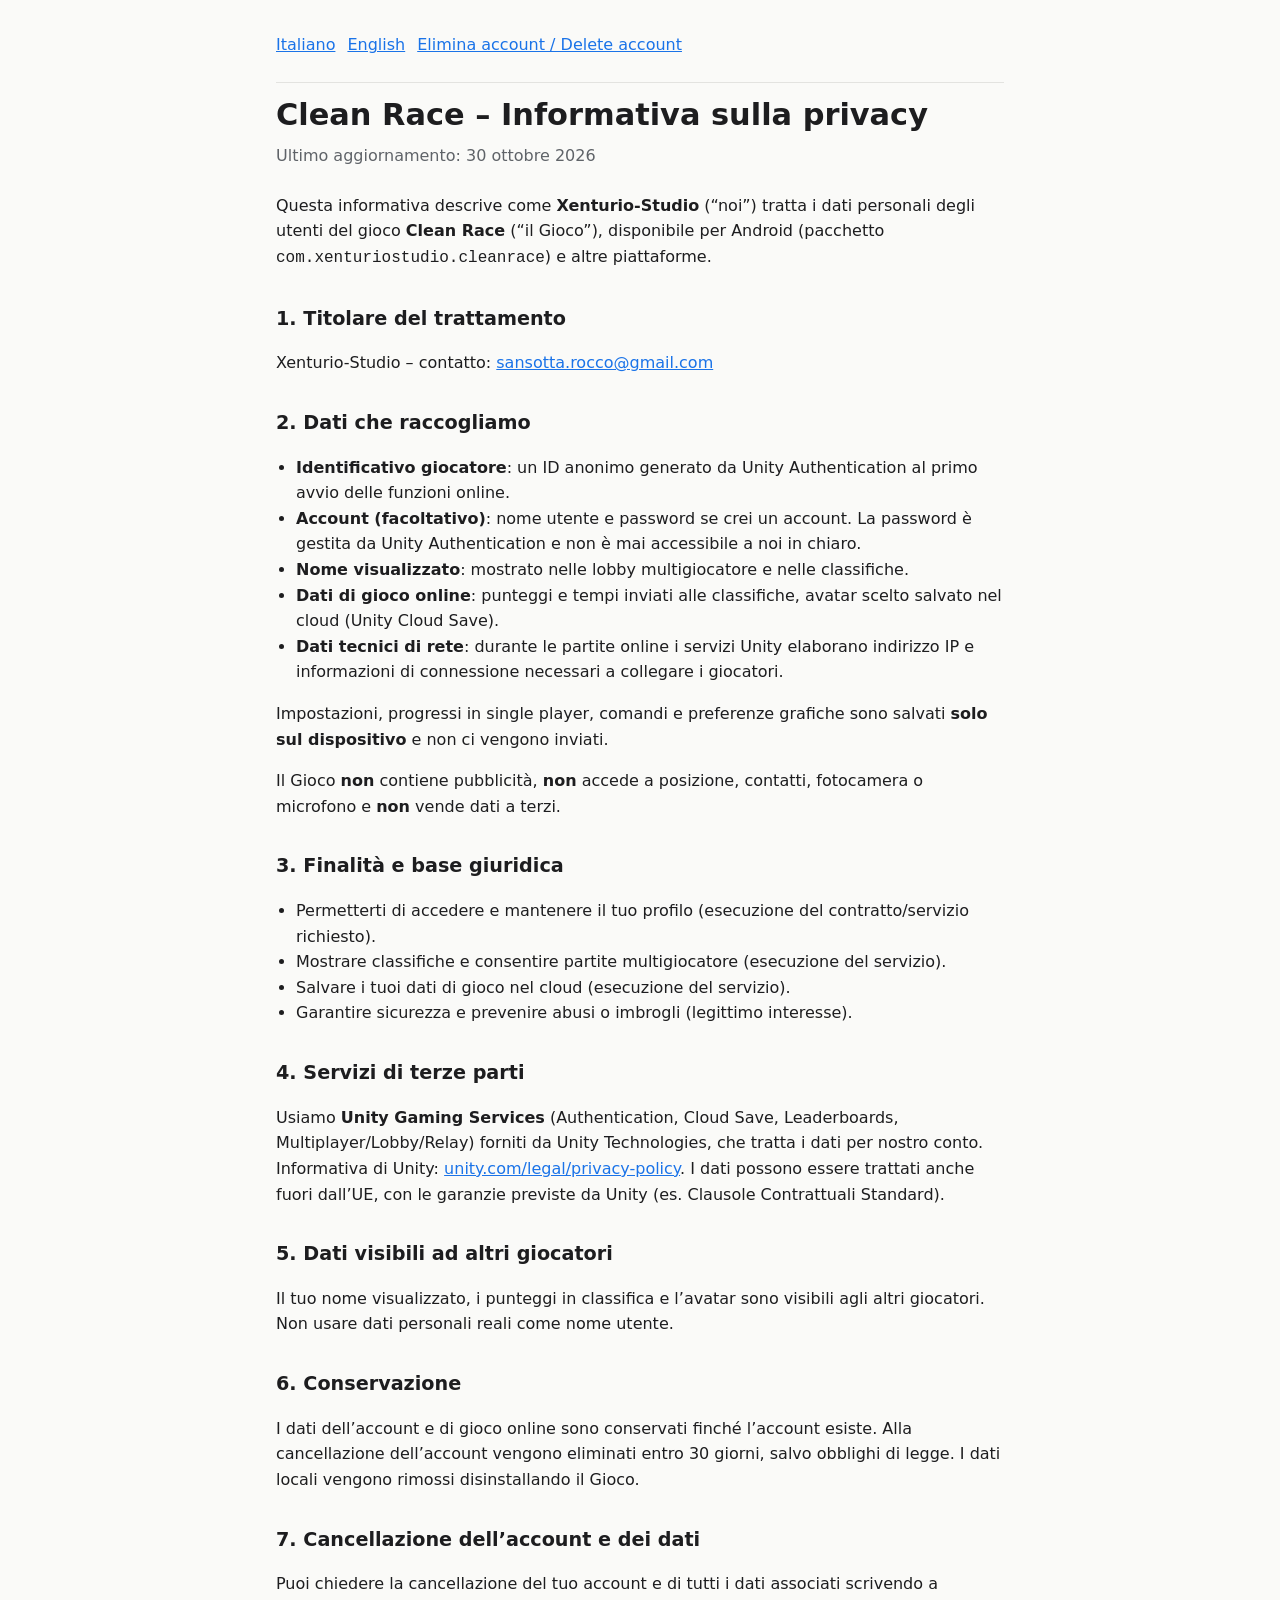
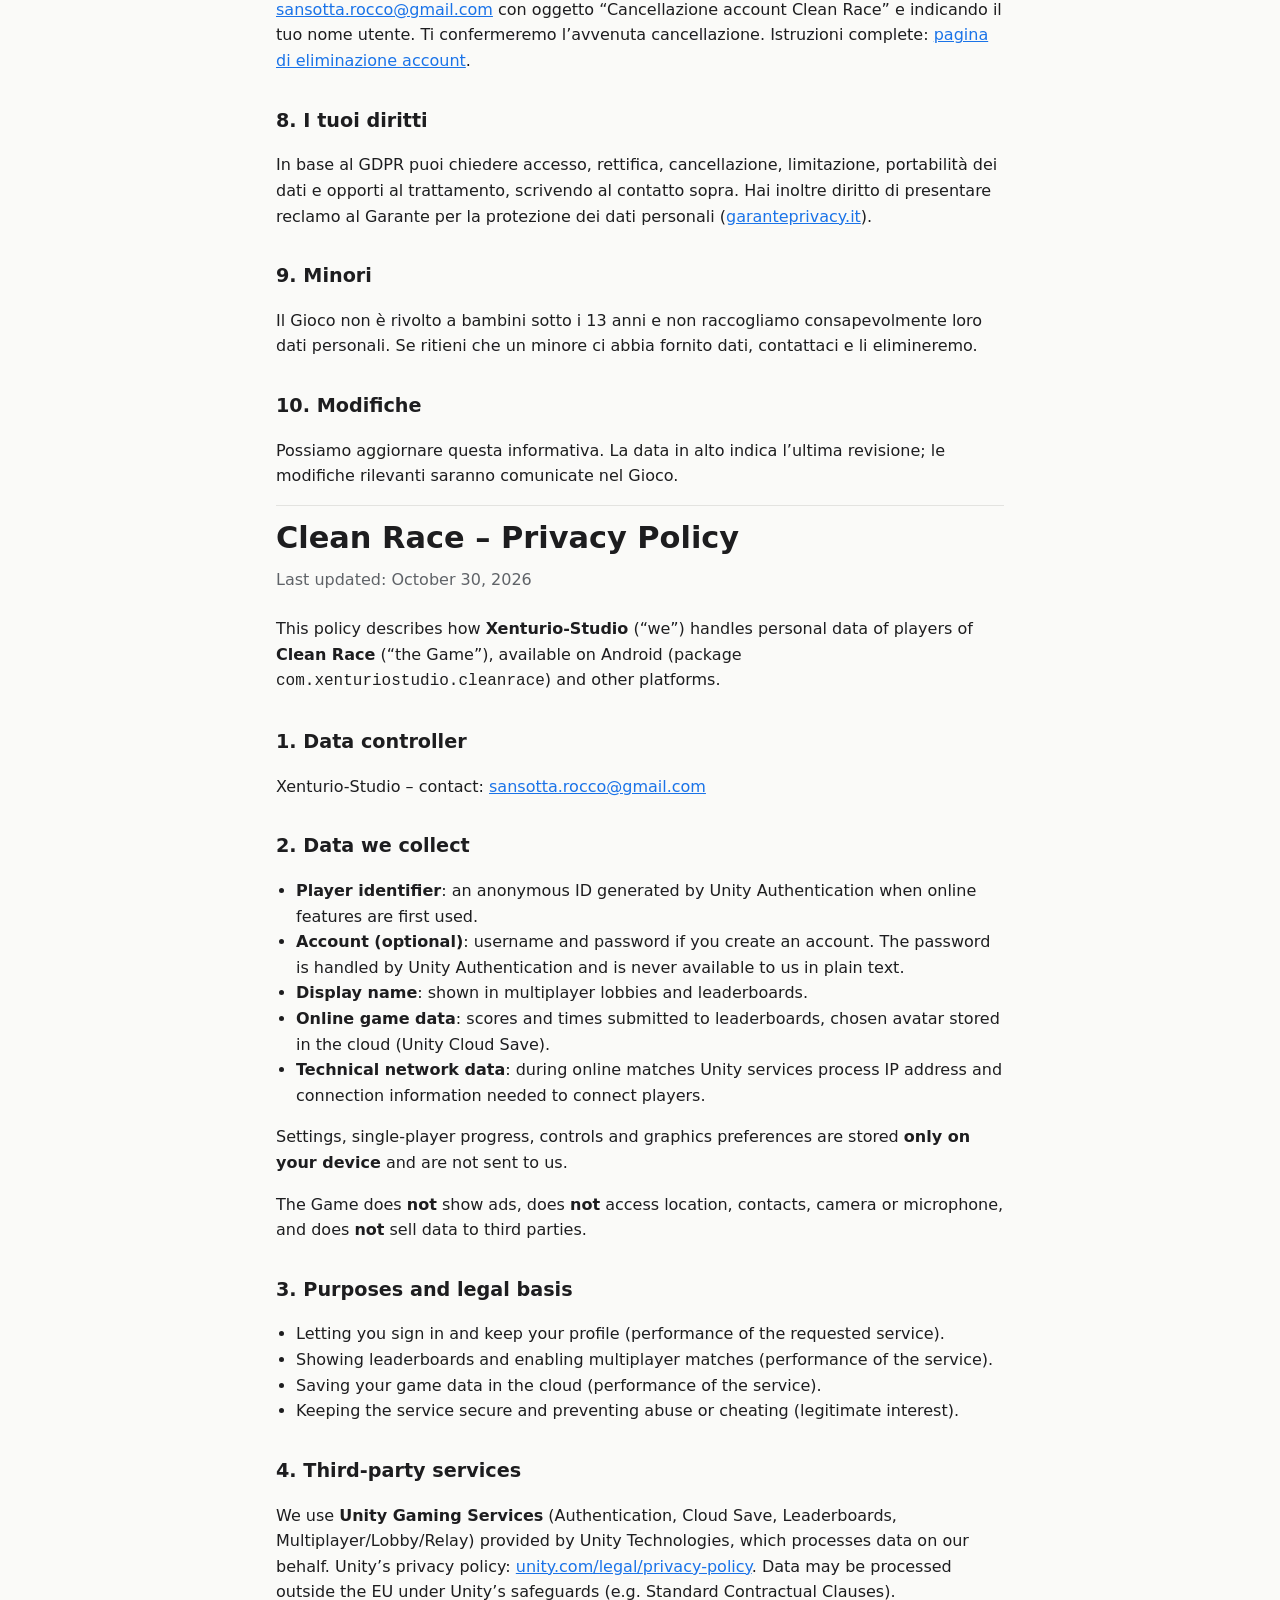
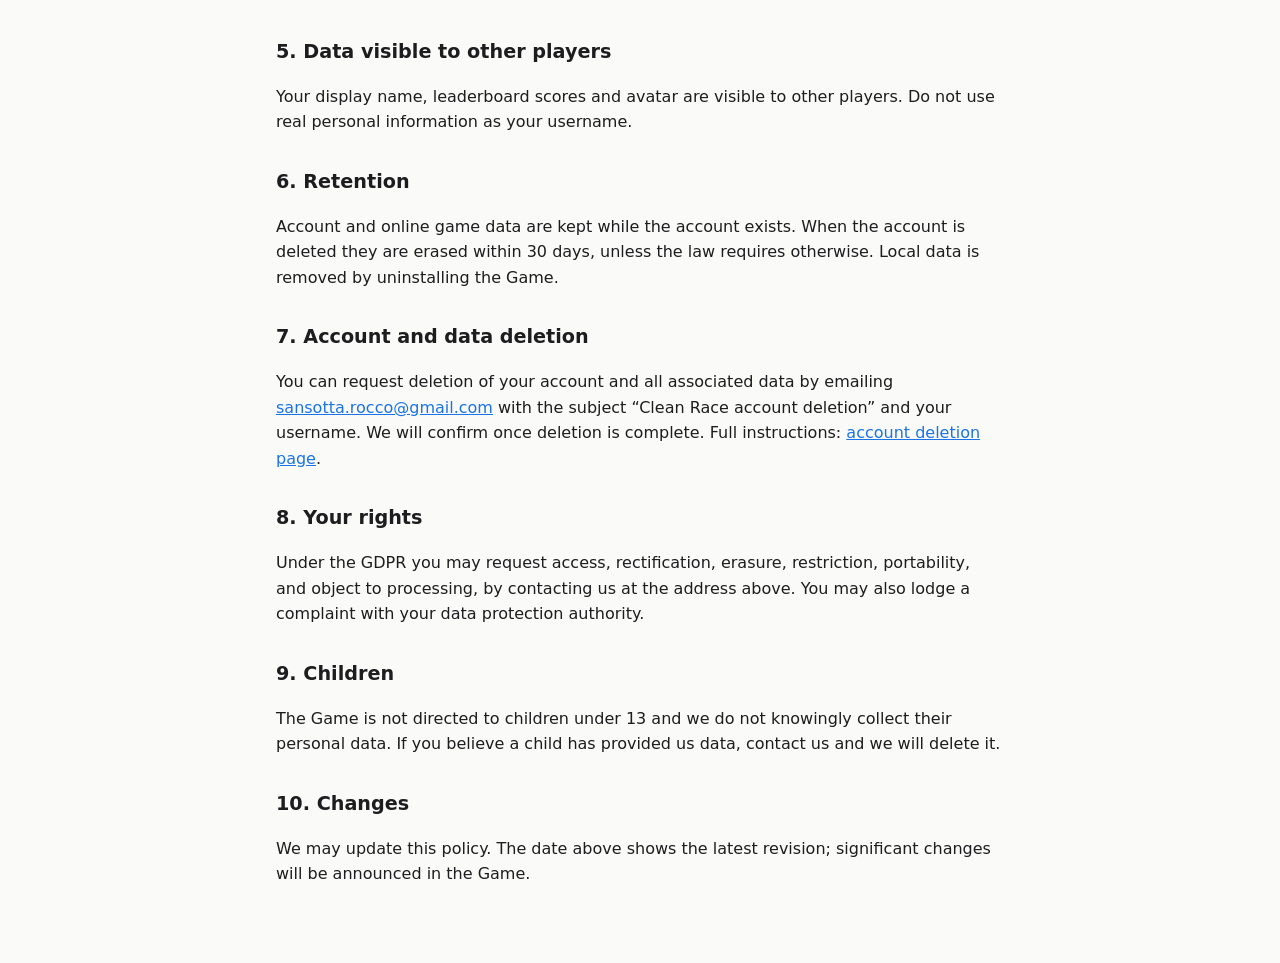
<file: index.html>
<!doctype html>
<html lang="it">
<head>
<meta charset="utf-8">
<meta name="viewport" content="width=device-width, initial-scale=1">
<title>Clean Race – Privacy Policy</title>
<style>
  :root { --bg:#fafaf8; --fg:#1d1d1f; --muted:#5f6368; --accent:#1a73e8; --line:#e3e3e0; }
  @media (prefers-color-scheme: dark) {
    :root { --bg:#151517; --fg:#ececec; --muted:#a0a4a8; --accent:#8ab4f8; --line:#2c2c30; }
  }
  * { box-sizing:border-box; }
  body { margin:0; background:var(--bg); color:var(--fg); font:16px/1.6 system-ui,-apple-system,"Segoe UI",Roboto,sans-serif; }
  main { max-width:760px; margin:0 auto; padding:32px 16px 64px; }
  h1 { font-size:1.9rem; margin:0 0 4px; }
  h2 { font-size:1.2rem; margin:32px 0 8px; }
  p, li { color:var(--fg); }
  .meta { color:var(--muted); margin:0 0 24px; }
  nav { display:flex; gap:12px; margin-bottom:24px; }
  nav a, a { color:var(--accent); }
  section.lang { border-top:1px solid var(--line); padding-top:8px; }
  ul { padding-left:20px; }
</style>
</head>
<body>
<main>
  <nav><a href="#it">Italiano</a><a href="#en">English</a><a href="delete.html">Elimina account / Delete account</a></nav>

  <section class="lang" id="it" lang="it">
    <h1>Clean Race – Informativa sulla privacy</h1>
    <p class="meta">Ultimo aggiornamento: 30 ottobre 2026</p>

    <p>Questa informativa descrive come <strong>Xenturio-Studio</strong> (“noi”) tratta i dati personali degli utenti del gioco <strong>Clean Race</strong> (“il Gioco”), disponibile per Android (pacchetto <code>com.xenturiostudio.cleanrace</code>) e altre piattaforme.</p>

    <h2>1. Titolare del trattamento</h2>
    <p>Xenturio-Studio – contatto: <a href="mailto:sansotta.rocco@gmail.com">sansotta.rocco@gmail.com</a></p>

    <h2>2. Dati che raccogliamo</h2>
    <ul>
      <li><strong>Identificativo giocatore</strong>: un ID anonimo generato da Unity Authentication al primo avvio delle funzioni online.</li>
      <li><strong>Account (facoltativo)</strong>: nome utente e password se crei un account. La password è gestita da Unity Authentication e non è mai accessibile a noi in chiaro.</li>
      <li><strong>Nome visualizzato</strong>: mostrato nelle lobby multigiocatore e nelle classifiche.</li>
      <li><strong>Dati di gioco online</strong>: punteggi e tempi inviati alle classifiche, avatar scelto salvato nel cloud (Unity Cloud Save).</li>
      <li><strong>Dati tecnici di rete</strong>: durante le partite online i servizi Unity elaborano indirizzo IP e informazioni di connessione necessari a collegare i giocatori.</li>
    </ul>
    <p>Impostazioni, progressi in single player, comandi e preferenze grafiche sono salvati <strong>solo sul dispositivo</strong> e non ci vengono inviati.</p>
    <p>Il Gioco <strong>non</strong> contiene pubblicità, <strong>non</strong> accede a posizione, contatti, fotocamera o microfono e <strong>non</strong> vende dati a terzi.</p>

    <h2>3. Finalità e base giuridica</h2>
    <ul>
      <li>Permetterti di accedere e mantenere il tuo profilo (esecuzione del contratto/servizio richiesto).</li>
      <li>Mostrare classifiche e consentire partite multigiocatore (esecuzione del servizio).</li>
      <li>Salvare i tuoi dati di gioco nel cloud (esecuzione del servizio).</li>
      <li>Garantire sicurezza e prevenire abusi o imbrogli (legittimo interesse).</li>
    </ul>

    <h2>4. Servizi di terze parti</h2>
    <p>Usiamo <strong>Unity Gaming Services</strong> (Authentication, Cloud Save, Leaderboards, Multiplayer/Lobby/Relay) forniti da Unity Technologies, che tratta i dati per nostro conto. Informativa di Unity: <a href="https://unity.com/legal/privacy-policy">unity.com/legal/privacy-policy</a>. I dati possono essere trattati anche fuori dall’UE, con le garanzie previste da Unity (es. Clausole Contrattuali Standard).</p>

    <h2>5. Dati visibili ad altri giocatori</h2>
    <p>Il tuo nome visualizzato, i punteggi in classifica e l’avatar sono visibili agli altri giocatori. Non usare dati personali reali come nome utente.</p>

    <h2>6. Conservazione</h2>
    <p>I dati dell’account e di gioco online sono conservati finché l’account esiste. Alla cancellazione dell’account vengono eliminati entro 30 giorni, salvo obblighi di legge. I dati locali vengono rimossi disinstallando il Gioco.</p>

    <h2 id="cancellazione">7. Cancellazione dell’account e dei dati</h2>
    <p>Puoi chiedere la cancellazione del tuo account e di tutti i dati associati scrivendo a <a href="mailto:sansotta.rocco@gmail.com">sansotta.rocco@gmail.com</a> con oggetto “Cancellazione account Clean Race” e indicando il tuo nome utente. Ti confermeremo l’avvenuta cancellazione. Istruzioni complete: <a href="delete.html">pagina di eliminazione account</a>.</p>

    <h2>8. I tuoi diritti</h2>
    <p>In base al GDPR puoi chiedere accesso, rettifica, cancellazione, limitazione, portabilità dei dati e opporti al trattamento, scrivendo al contatto sopra. Hai inoltre diritto di presentare reclamo al Garante per la protezione dei dati personali (<a href="https://www.garanteprivacy.it">garanteprivacy.it</a>).</p>

    <h2>9. Minori</h2>
    <p>Il Gioco non è rivolto a bambini sotto i 13 anni e non raccogliamo consapevolmente loro dati personali. Se ritieni che un minore ci abbia fornito dati, contattaci e li elimineremo.</p>

    <h2>10. Modifiche</h2>
    <p>Possiamo aggiornare questa informativa. La data in alto indica l’ultima revisione; le modifiche rilevanti saranno comunicate nel Gioco.</p>
  </section>

  <section class="lang" id="en" lang="en">
    <h1>Clean Race – Privacy Policy</h1>
    <p class="meta">Last updated: October 30, 2026</p>

    <p>This policy describes how <strong>Xenturio-Studio</strong> (“we”) handles personal data of players of <strong>Clean Race</strong> (“the Game”), available on Android (package <code>com.xenturiostudio.cleanrace</code>) and other platforms.</p>

    <h2>1. Data controller</h2>
    <p>Xenturio-Studio – contact: <a href="mailto:sansotta.rocco@gmail.com">sansotta.rocco@gmail.com</a></p>

    <h2>2. Data we collect</h2>
    <ul>
      <li><strong>Player identifier</strong>: an anonymous ID generated by Unity Authentication when online features are first used.</li>
      <li><strong>Account (optional)</strong>: username and password if you create an account. The password is handled by Unity Authentication and is never available to us in plain text.</li>
      <li><strong>Display name</strong>: shown in multiplayer lobbies and leaderboards.</li>
      <li><strong>Online game data</strong>: scores and times submitted to leaderboards, chosen avatar stored in the cloud (Unity Cloud Save).</li>
      <li><strong>Technical network data</strong>: during online matches Unity services process IP address and connection information needed to connect players.</li>
    </ul>
    <p>Settings, single-player progress, controls and graphics preferences are stored <strong>only on your device</strong> and are not sent to us.</p>
    <p>The Game does <strong>not</strong> show ads, does <strong>not</strong> access location, contacts, camera or microphone, and does <strong>not</strong> sell data to third parties.</p>

    <h2>3. Purposes and legal basis</h2>
    <ul>
      <li>Letting you sign in and keep your profile (performance of the requested service).</li>
      <li>Showing leaderboards and enabling multiplayer matches (performance of the service).</li>
      <li>Saving your game data in the cloud (performance of the service).</li>
      <li>Keeping the service secure and preventing abuse or cheating (legitimate interest).</li>
    </ul>

    <h2>4. Third-party services</h2>
    <p>We use <strong>Unity Gaming Services</strong> (Authentication, Cloud Save, Leaderboards, Multiplayer/Lobby/Relay) provided by Unity Technologies, which processes data on our behalf. Unity’s privacy policy: <a href="https://unity.com/legal/privacy-policy">unity.com/legal/privacy-policy</a>. Data may be processed outside the EU under Unity’s safeguards (e.g. Standard Contractual Clauses).</p>

    <h2>5. Data visible to other players</h2>
    <p>Your display name, leaderboard scores and avatar are visible to other players. Do not use real personal information as your username.</p>

    <h2>6. Retention</h2>
    <p>Account and online game data are kept while the account exists. When the account is deleted they are erased within 30 days, unless the law requires otherwise. Local data is removed by uninstalling the Game.</p>

    <h2 id="delete-account">7. Account and data deletion</h2>
    <p>You can request deletion of your account and all associated data by emailing <a href="mailto:sansotta.rocco@gmail.com">sansotta.rocco@gmail.com</a> with the subject “Clean Race account deletion” and your username. We will confirm once deletion is complete. Full instructions: <a href="delete.html#en">account deletion page</a>.</p>

    <h2>8. Your rights</h2>
    <p>Under the GDPR you may request access, rectification, erasure, restriction, portability, and object to processing, by contacting us at the address above. You may also lodge a complaint with your data protection authority.</p>

    <h2>9. Children</h2>
    <p>The Game is not directed to children under 13 and we do not knowingly collect their personal data. If you believe a child has provided us data, contact us and we will delete it.</p>

    <h2>10. Changes</h2>
    <p>We may update this policy. The date above shows the latest revision; significant changes will be announced in the Game.</p>
  </section>
</main>
</body>
</html>
</file>
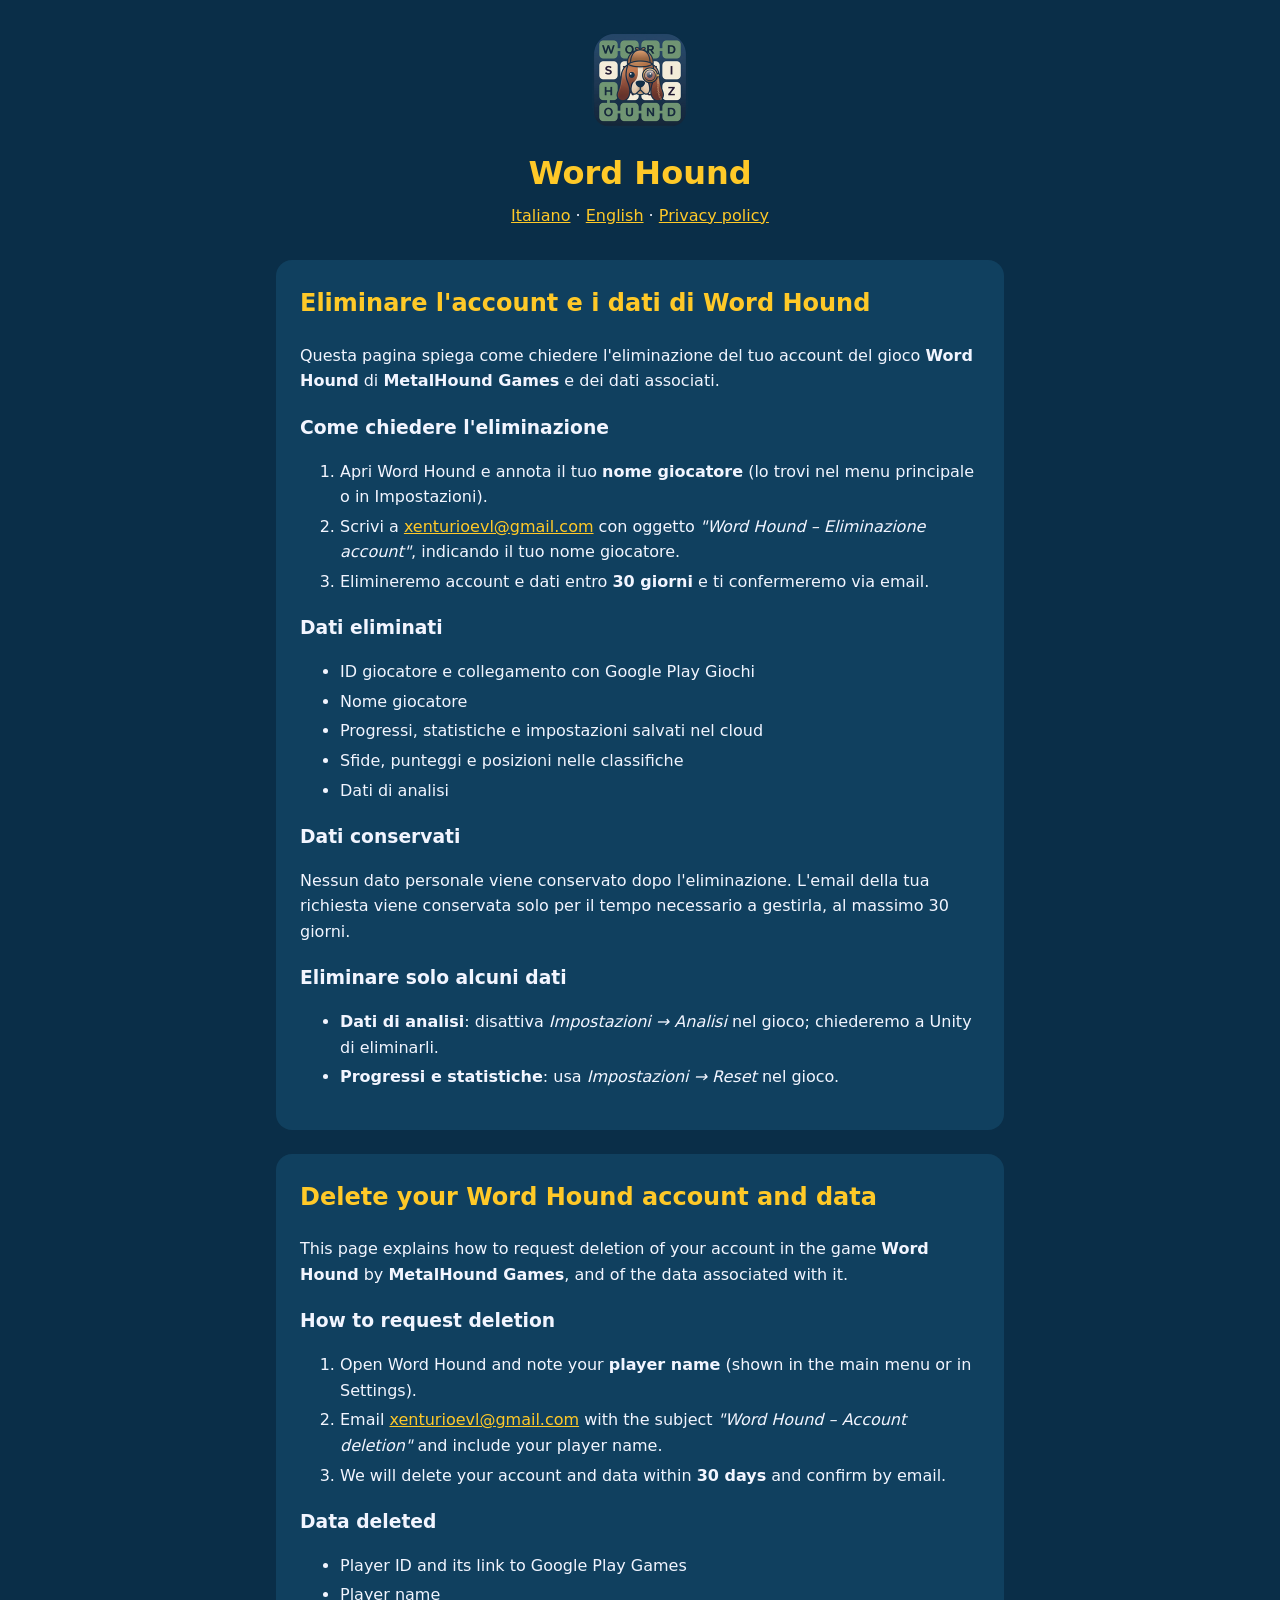
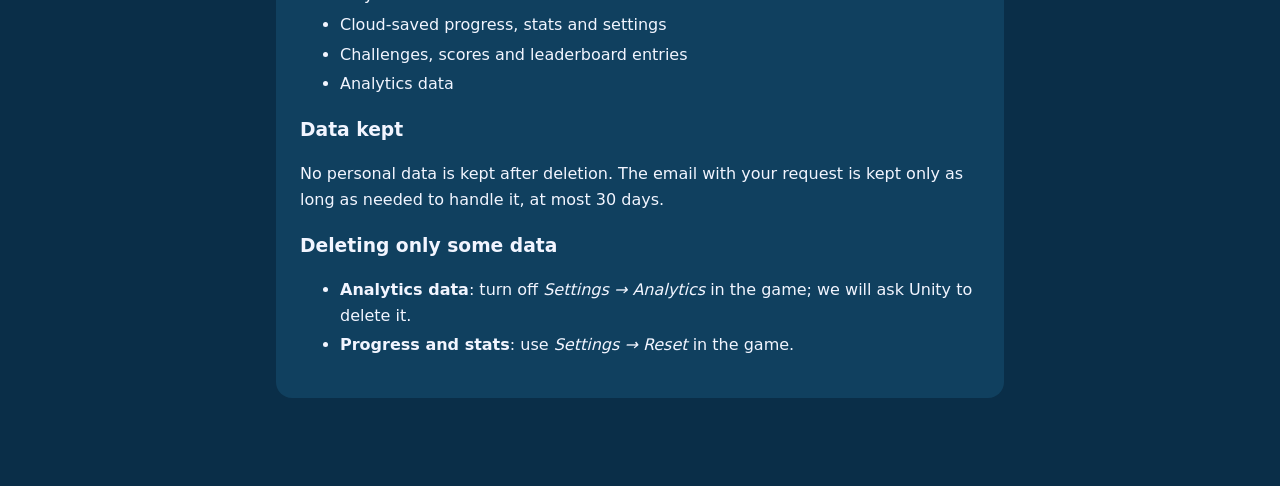
<file: delete-account-wh.html>
<!doctype html>
<html lang="it">
<head>
<meta charset="utf-8">
<meta name="viewport" content="width=device-width, initial-scale=1">
<title>Word Hound – Elimina account</title>
<link rel="stylesheet" href="style-wh.css">
</head>
<body>
<main>
<header>
  <img src="icon-wh.png" alt="Word Hound" width="96" height="96">
  <h1>Word Hound</h1>
  <nav><a href="#it">Italiano</a> · <a href="#en">English</a> · <a href="policy-wh.html">Privacy policy</a></nav>
</header>

<section id="it">
<h2>Eliminare l'account e i dati di Word Hound</h2>
<p>Questa pagina spiega come chiedere l'eliminazione del tuo account del gioco <strong>Word Hound</strong> di <strong>MetalHound Games</strong> e dei dati associati.</p>

<h3>Come chiedere l'eliminazione</h3>
<ol>
  <li>Apri Word Hound e annota il tuo <strong>nome giocatore</strong> (lo trovi nel menu principale o in Impostazioni).</li>
  <li>Scrivi a <a href="mailto:xenturioevl@gmail.com?subject=Word%20Hound%20-%20Eliminazione%20account">xenturioevl@gmail.com</a> con oggetto <em>"Word Hound – Eliminazione account"</em>, indicando il tuo nome giocatore.</li>
  <li>Elimineremo account e dati entro <strong>30 giorni</strong> e ti confermeremo via email.</li>
</ol>

<h3>Dati eliminati</h3>
<ul>
  <li>ID giocatore e collegamento con Google Play Giochi</li>
  <li>Nome giocatore</li>
  <li>Progressi, statistiche e impostazioni salvati nel cloud</li>
  <li>Sfide, punteggi e posizioni nelle classifiche</li>
  <li>Dati di analisi</li>
</ul>

<h3>Dati conservati</h3>
<p>Nessun dato personale viene conservato dopo l'eliminazione. L'email della tua richiesta viene conservata solo per il tempo necessario a gestirla, al massimo 30 giorni.</p>

<h3>Eliminare solo alcuni dati</h3>
<ul>
  <li><strong>Dati di analisi</strong>: disattiva <em>Impostazioni → Analisi</em> nel gioco; chiederemo a Unity di eliminarli.</li>
  <li><strong>Progressi e statistiche</strong>: usa <em>Impostazioni → Reset</em> nel gioco.</li>
</ul>
</section>

<section id="en">
<h2>Delete your Word Hound account and data</h2>
<p>This page explains how to request deletion of your account in the game <strong>Word Hound</strong> by <strong>MetalHound Games</strong>, and of the data associated with it.</p>

<h3>How to request deletion</h3>
<ol>
  <li>Open Word Hound and note your <strong>player name</strong> (shown in the main menu or in Settings).</li>
  <li>Email <a href="mailto:xenturioevl@gmail.com?subject=Word%20Hound%20-%20Account%20deletion">xenturioevl@gmail.com</a> with the subject <em>"Word Hound – Account deletion"</em> and include your player name.</li>
  <li>We will delete your account and data within <strong>30 days</strong> and confirm by email.</li>
</ol>

<h3>Data deleted</h3>
<ul>
  <li>Player ID and its link to Google Play Games</li>
  <li>Player name</li>
  <li>Cloud-saved progress, stats and settings</li>
  <li>Challenges, scores and leaderboard entries</li>
  <li>Analytics data</li>
</ul>

<h3>Data kept</h3>
<p>No personal data is kept after deletion. The email with your request is kept only as long as needed to handle it, at most 30 days.</p>

<h3>Deleting only some data</h3>
<ul>
  <li><strong>Analytics data</strong>: turn off <em>Settings → Analytics</em> in the game; we will ask Unity to delete it.</li>
  <li><strong>Progress and stats</strong>: use <em>Settings → Reset</em> in the game.</li>
</ul>
</section>
</main>
</body>
</html>
</file>
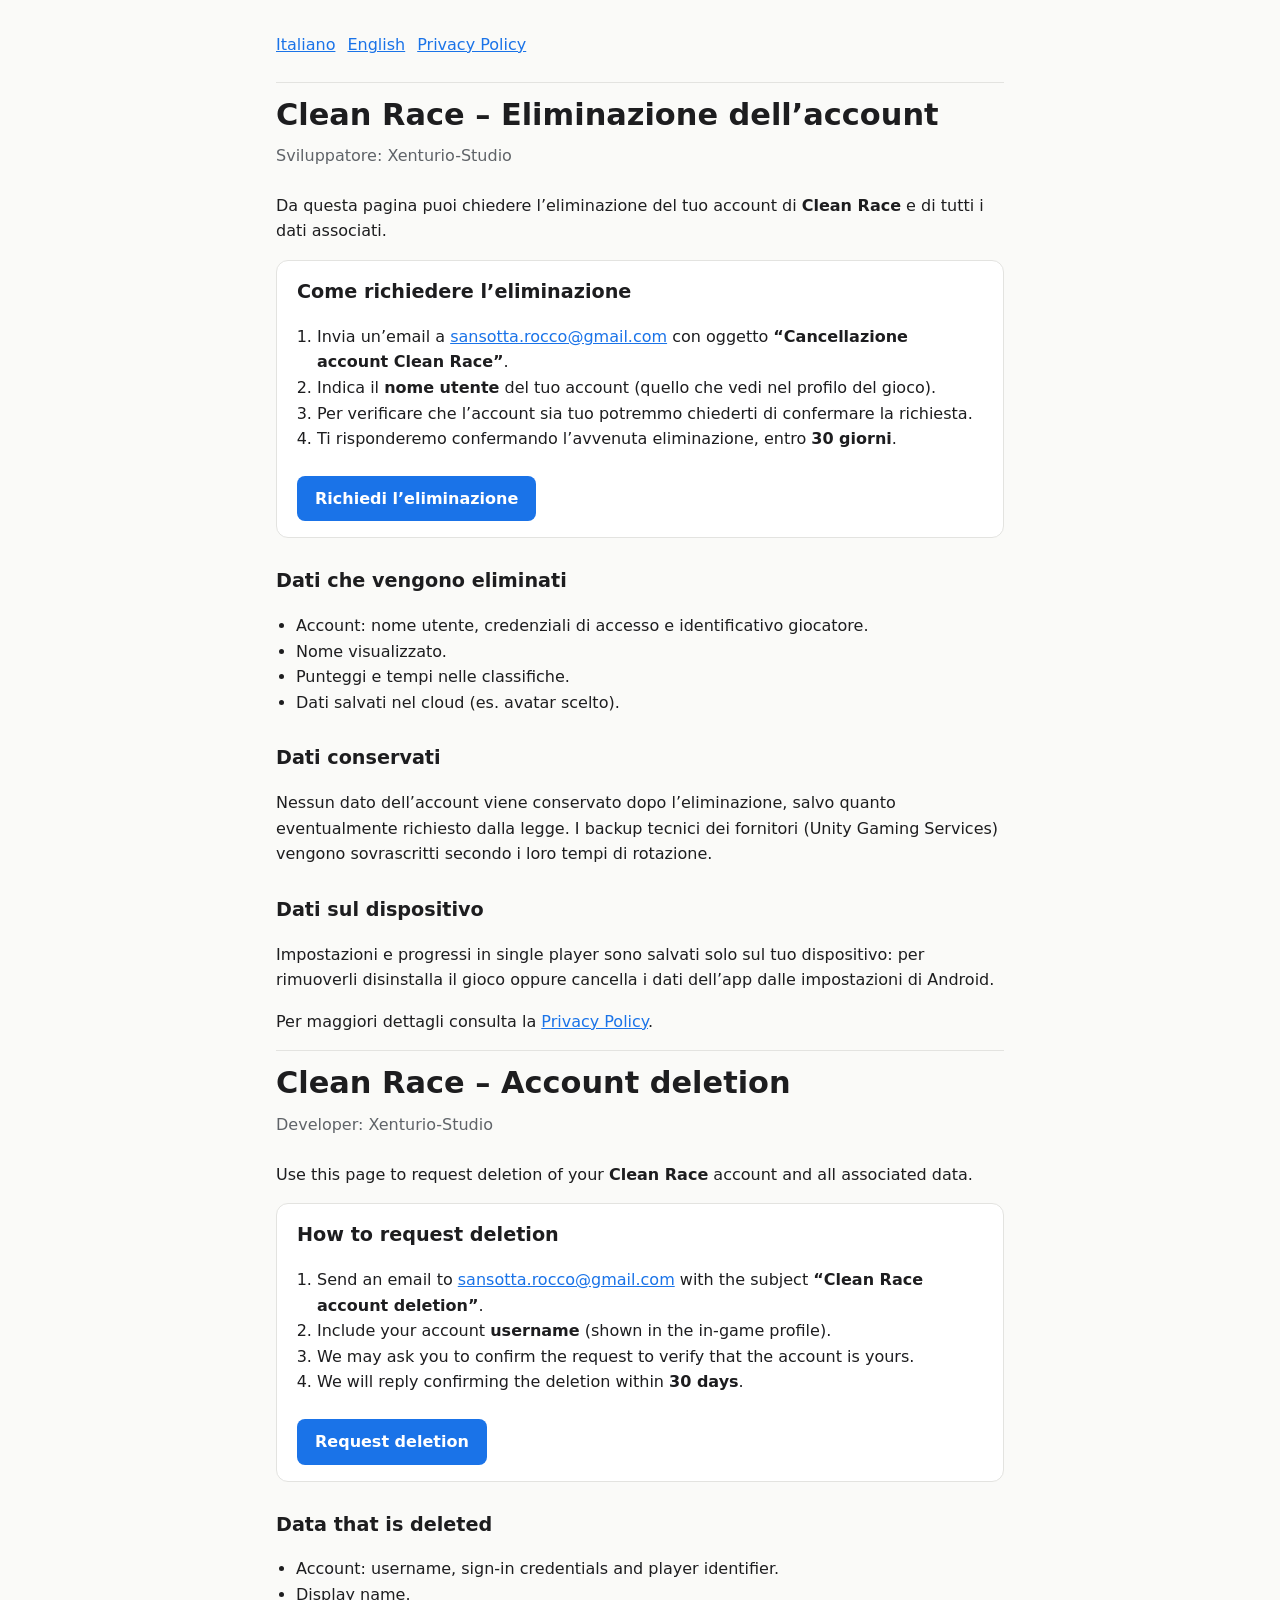
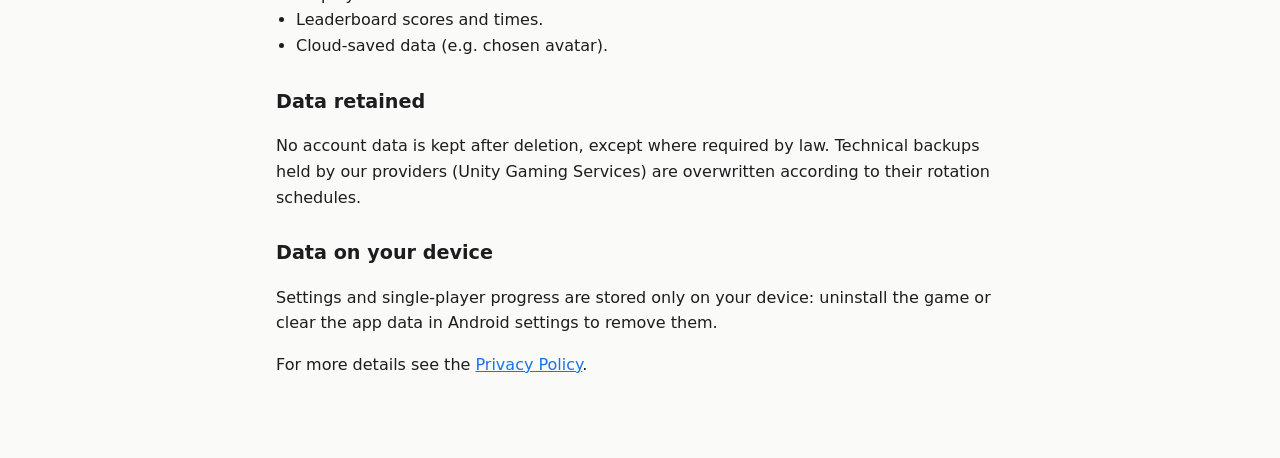
<file: delete.html>
<!doctype html>
<html lang="it">
<head>
<meta charset="utf-8">
<meta name="viewport" content="width=device-width, initial-scale=1">
<title>Clean Race – Elimina account</title>
<style>
  :root { --bg:#fafaf8; --fg:#1d1d1f; --muted:#5f6368; --accent:#1a73e8; --line:#e3e3e0; --card:#ffffff; --btn-fg:#ffffff; }
  @media (prefers-color-scheme: dark) {
    :root { --bg:#151517; --fg:#ececec; --muted:#a0a4a8; --accent:#8ab4f8; --line:#2c2c30; --card:#1e1e21; --btn-fg:#151517; }
  }
  * { box-sizing:border-box; }
  body { margin:0; background:var(--bg); color:var(--fg); font:16px/1.6 system-ui,-apple-system,"Segoe UI",Roboto,sans-serif; }
  main { max-width:760px; margin:0 auto; padding:32px 16px 64px; }
  h1 { font-size:1.9rem; margin:0 0 4px; }
  h2 { font-size:1.2rem; margin:28px 0 8px; }
  .meta { color:var(--muted); margin:0 0 24px; }
  nav { display:flex; gap:12px; margin-bottom:24px; flex-wrap:wrap; }
  a { color:var(--accent); }
  section.lang { border-top:1px solid var(--line); padding-top:8px; }
  .card { background:var(--card); border:1px solid var(--line); border-radius:12px; padding:16px 20px; margin:16px 0; }
  .btn { display:inline-block; background:var(--accent); color:var(--btn-fg); text-decoration:none; font-weight:600; padding:10px 18px; border-radius:8px; margin-top:8px; }
  ol, ul { padding-left:20px; }
</style>
</head>
<body>
<main>
  <nav><a href="#it">Italiano</a><a href="#en">English</a><a href="./">Privacy Policy</a></nav>

  <section class="lang" id="it" lang="it">
    <h1>Clean Race – Eliminazione dell’account</h1>
    <p class="meta">Sviluppatore: Xenturio-Studio</p>

    <p>Da questa pagina puoi chiedere l’eliminazione del tuo account di <strong>Clean Race</strong> e di tutti i dati associati.</p>

    <div class="card">
      <h2 style="margin-top:0">Come richiedere l’eliminazione</h2>
      <ol>
        <li>Invia un’email a <a href="mailto:sansotta.rocco@gmail.com?subject=Cancellazione%20account%20Clean%20Race">sansotta.rocco@gmail.com</a> con oggetto <strong>“Cancellazione account Clean Race”</strong>.</li>
        <li>Indica il <strong>nome utente</strong> del tuo account (quello che vedi nel profilo del gioco).</li>
        <li>Per verificare che l’account sia tuo potremmo chiederti di confermare la richiesta.</li>
        <li>Ti risponderemo confermando l’avvenuta eliminazione, entro <strong>30 giorni</strong>.</li>
      </ol>
      <a class="btn" href="mailto:sansotta.rocco@gmail.com?subject=Cancellazione%20account%20Clean%20Race">Richiedi l’eliminazione</a>
    </div>

    <h2>Dati che vengono eliminati</h2>
    <ul>
      <li>Account: nome utente, credenziali di accesso e identificativo giocatore.</li>
      <li>Nome visualizzato.</li>
      <li>Punteggi e tempi nelle classifiche.</li>
      <li>Dati salvati nel cloud (es. avatar scelto).</li>
    </ul>

    <h2>Dati conservati</h2>
    <p>Nessun dato dell’account viene conservato dopo l’eliminazione, salvo quanto eventualmente richiesto dalla legge. I backup tecnici dei fornitori (Unity Gaming Services) vengono sovrascritti secondo i loro tempi di rotazione.</p>

    <h2>Dati sul dispositivo</h2>
    <p>Impostazioni e progressi in single player sono salvati solo sul tuo dispositivo: per rimuoverli disinstalla il gioco oppure cancella i dati dell’app dalle impostazioni di Android.</p>

    <p>Per maggiori dettagli consulta la <a href="./">Privacy Policy</a>.</p>
  </section>

  <section class="lang" id="en" lang="en">
    <h1>Clean Race – Account deletion</h1>
    <p class="meta">Developer: Xenturio-Studio</p>

    <p>Use this page to request deletion of your <strong>Clean Race</strong> account and all associated data.</p>

    <div class="card">
      <h2 style="margin-top:0">How to request deletion</h2>
      <ol>
        <li>Send an email to <a href="mailto:sansotta.rocco@gmail.com?subject=Clean%20Race%20account%20deletion">sansotta.rocco@gmail.com</a> with the subject <strong>“Clean Race account deletion”</strong>.</li>
        <li>Include your account <strong>username</strong> (shown in the in-game profile).</li>
        <li>We may ask you to confirm the request to verify that the account is yours.</li>
        <li>We will reply confirming the deletion within <strong>30 days</strong>.</li>
      </ol>
      <a class="btn" href="mailto:sansotta.rocco@gmail.com?subject=Clean%20Race%20account%20deletion">Request deletion</a>
    </div>

    <h2>Data that is deleted</h2>
    <ul>
      <li>Account: username, sign-in credentials and player identifier.</li>
      <li>Display name.</li>
      <li>Leaderboard scores and times.</li>
      <li>Cloud-saved data (e.g. chosen avatar).</li>
    </ul>

    <h2>Data retained</h2>
    <p>No account data is kept after deletion, except where required by law. Technical backups held by our providers (Unity Gaming Services) are overwritten according to their rotation schedules.</p>

    <h2>Data on your device</h2>
    <p>Settings and single-player progress are stored only on your device: uninstall the game or clear the app data in Android settings to remove them.</p>

    <p>For more details see the <a href="./">Privacy Policy</a>.</p>
  </section>
</main>
</body>
</html>
</file>
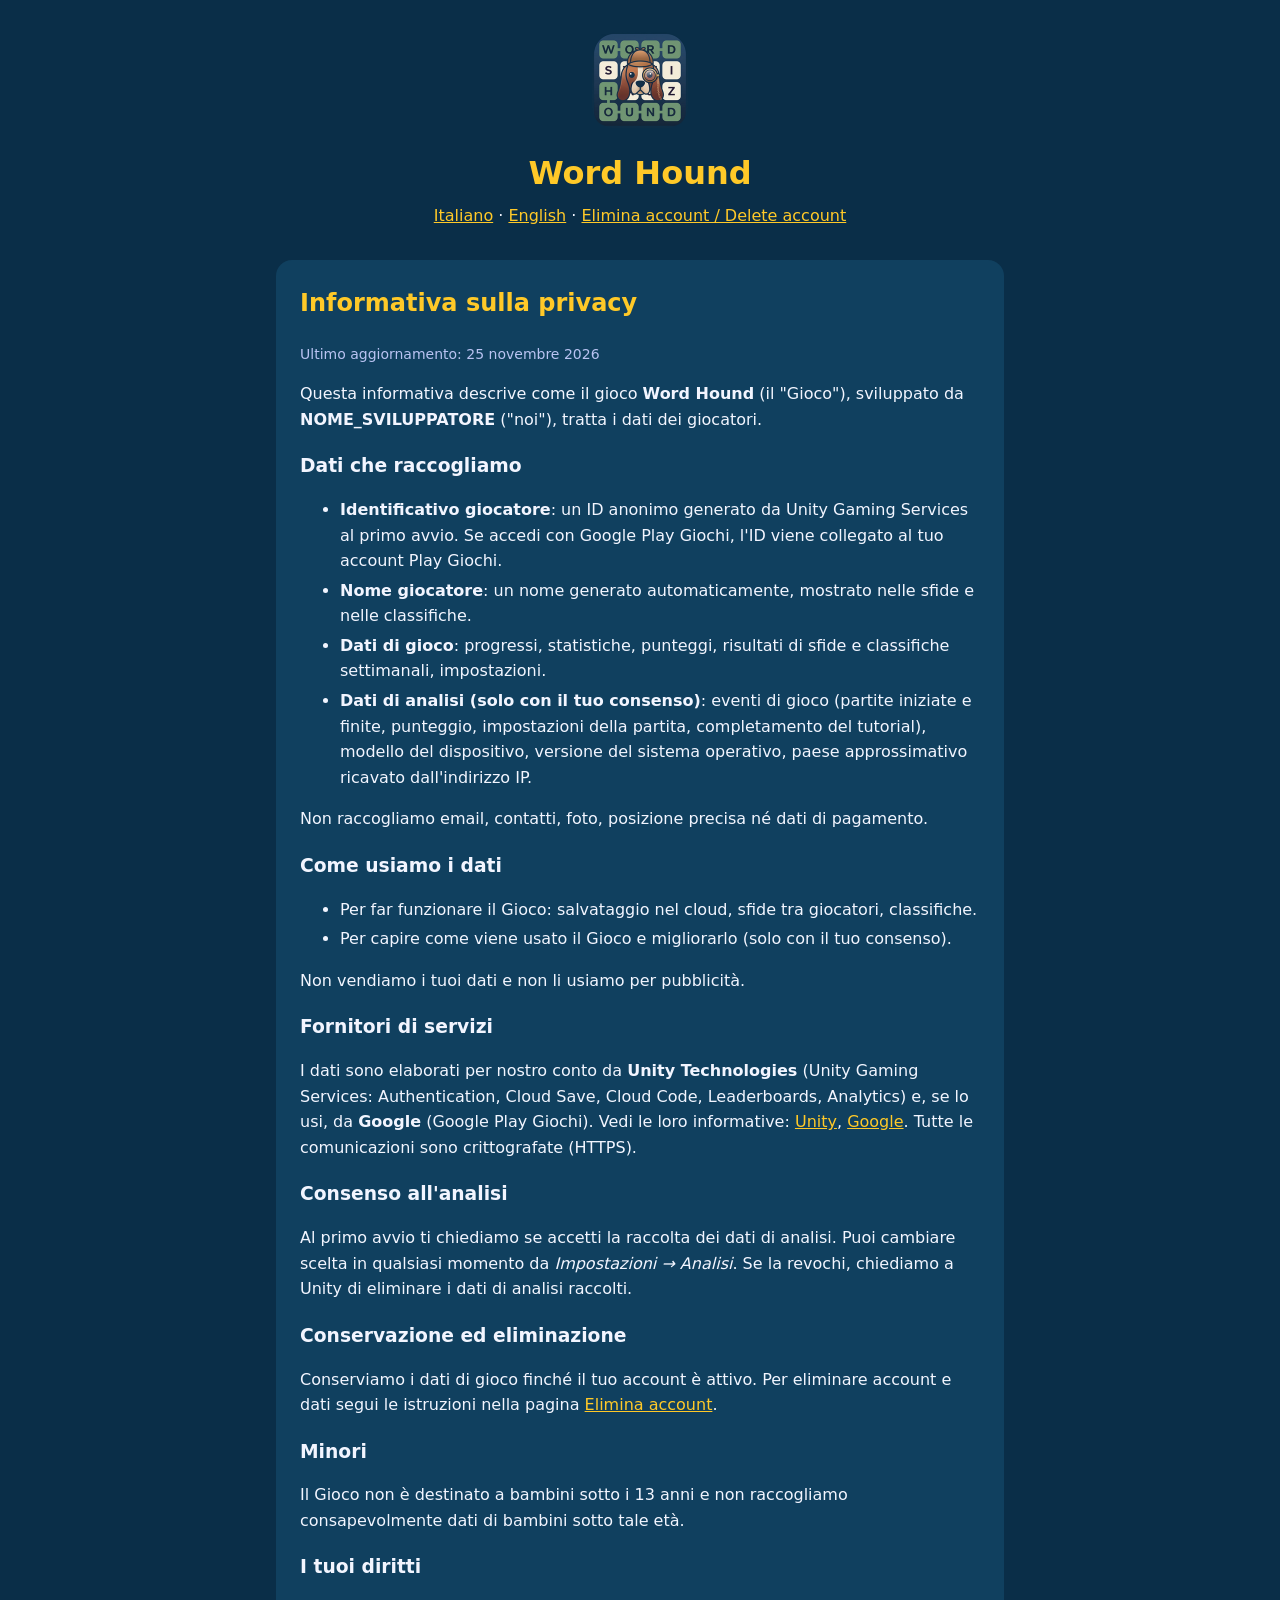
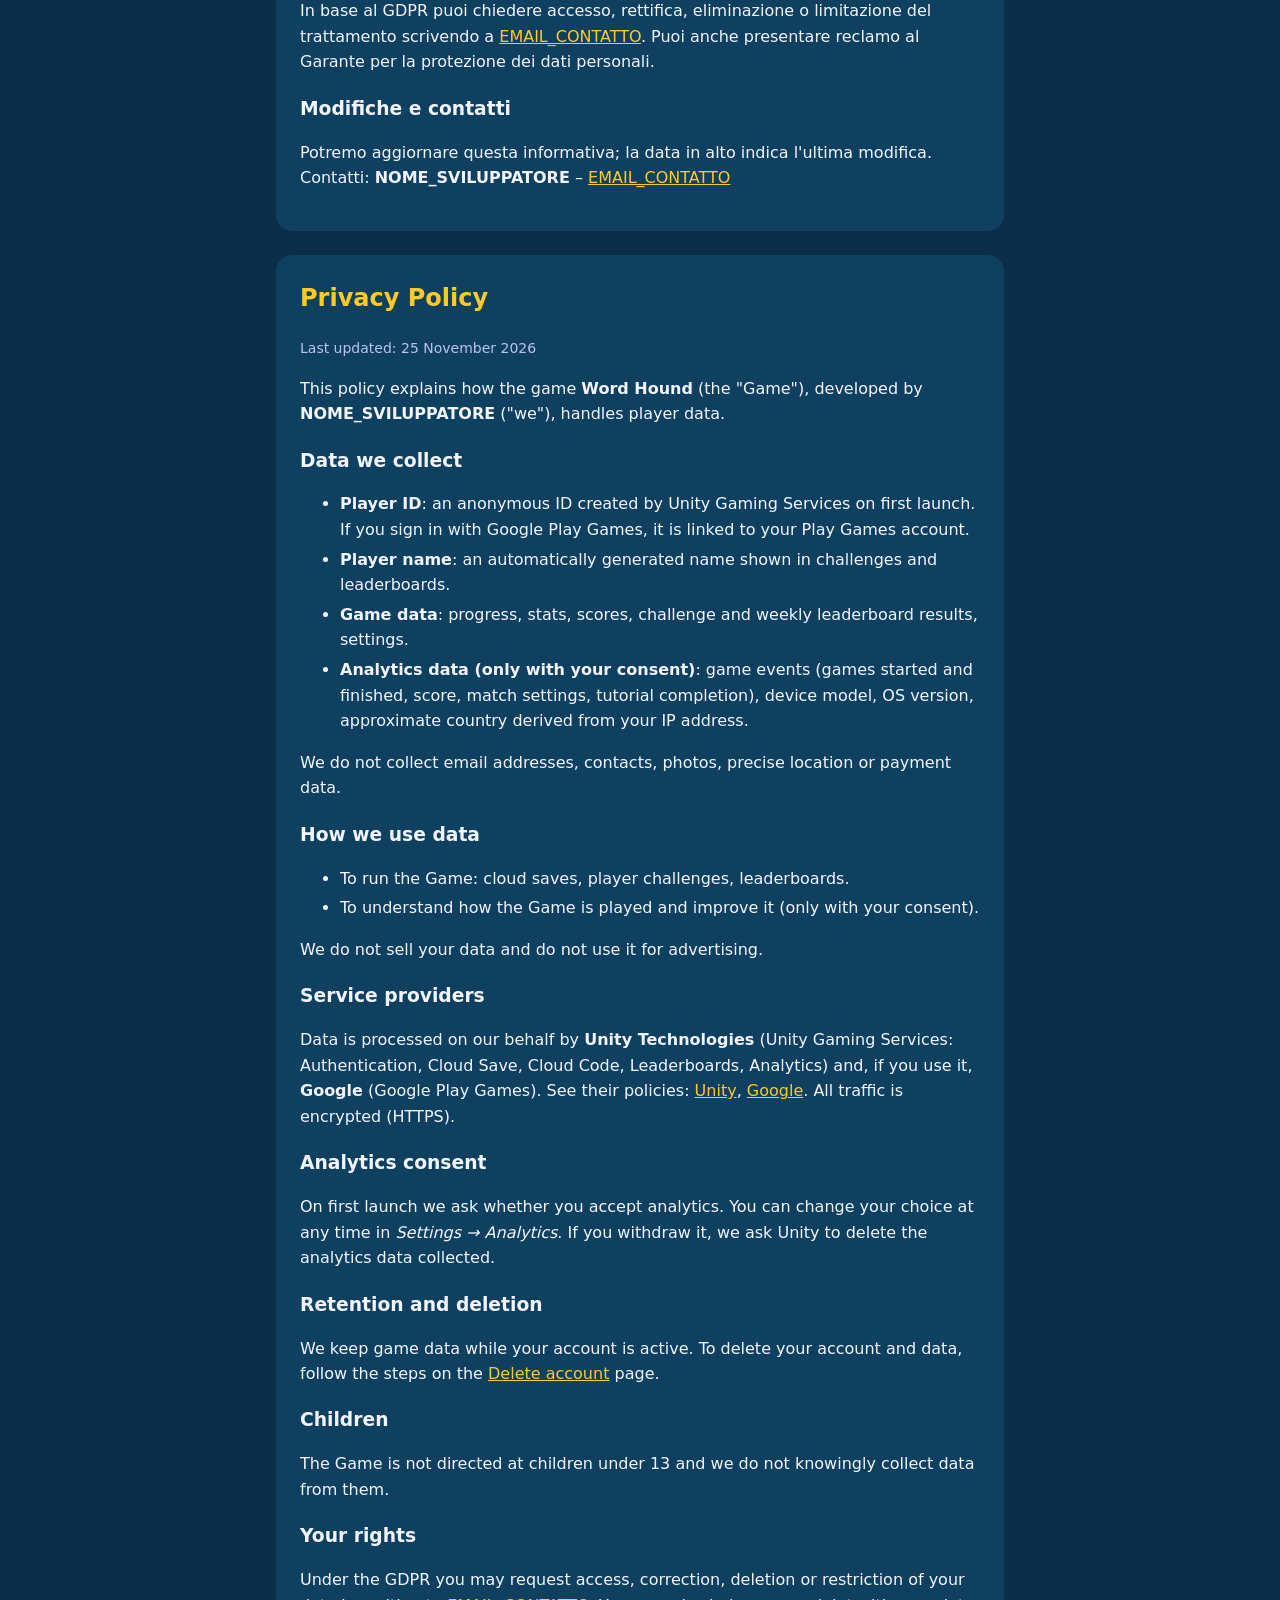
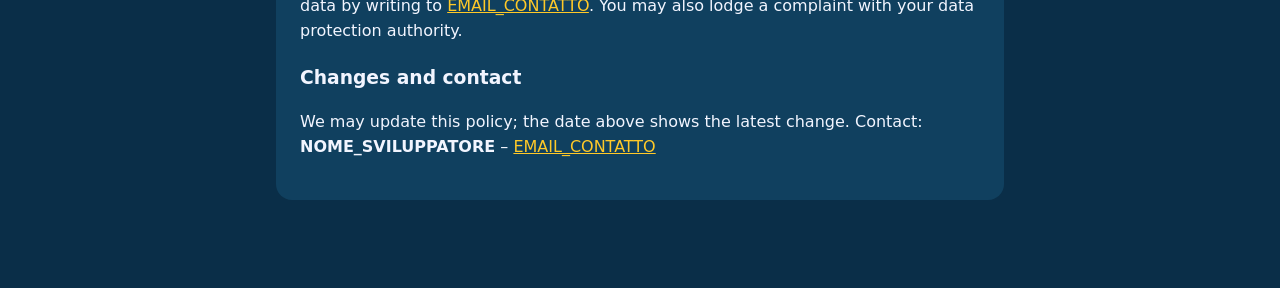
<file: index-wh.html>
<!doctype html>
<html lang="it">
<head>
<meta charset="utf-8">
<meta name="viewport" content="width=device-width, initial-scale=1">
<title>Word Hound – Privacy Policy</title>
<link rel="stylesheet" href="style.css">
</head>
<body>
<main>
<header>
  <img src="icon.png" alt="Word Hound" width="96" height="96">
  <h1>Word Hound</h1>
  <nav><a href="#it">Italiano</a> · <a href="#en">English</a> · <a href="delete-account.html">Elimina account / Delete account</a></nav>
</header>

<section id="it">
<h2>Informativa sulla privacy</h2>
<p class="muted">Ultimo aggiornamento: 25 novembre 2026</p>
<p>Questa informativa descrive come il gioco <strong>Word Hound</strong> (il "Gioco"), sviluppato da <strong>NOME_SVILUPPATORE</strong> ("noi"), tratta i dati dei giocatori.</p>

<h3>Dati che raccogliamo</h3>
<ul>
  <li><strong>Identificativo giocatore</strong>: un ID anonimo generato da Unity Gaming Services al primo avvio. Se accedi con Google Play Giochi, l'ID viene collegato al tuo account Play Giochi.</li>
  <li><strong>Nome giocatore</strong>: un nome generato automaticamente, mostrato nelle sfide e nelle classifiche.</li>
  <li><strong>Dati di gioco</strong>: progressi, statistiche, punteggi, risultati di sfide e classifiche settimanali, impostazioni.</li>
  <li><strong>Dati di analisi (solo con il tuo consenso)</strong>: eventi di gioco (partite iniziate e finite, punteggio, impostazioni della partita, completamento del tutorial), modello del dispositivo, versione del sistema operativo, paese approssimativo ricavato dall'indirizzo IP.</li>
</ul>
<p>Non raccogliamo email, contatti, foto, posizione precisa né dati di pagamento.</p>

<h3>Come usiamo i dati</h3>
<ul>
  <li>Per far funzionare il Gioco: salvataggio nel cloud, sfide tra giocatori, classifiche.</li>
  <li>Per capire come viene usato il Gioco e migliorarlo (solo con il tuo consenso).</li>
</ul>
<p>Non vendiamo i tuoi dati e non li usiamo per pubblicità.</p>

<h3>Fornitori di servizi</h3>
<p>I dati sono elaborati per nostro conto da <strong>Unity Technologies</strong> (Unity Gaming Services: Authentication, Cloud Save, Cloud Code, Leaderboards, Analytics) e, se lo usi, da <strong>Google</strong> (Google Play Giochi). Vedi le loro informative: <a href="https://unity.com/legal/privacy-policy">Unity</a>, <a href="https://policies.google.com/privacy">Google</a>. Tutte le comunicazioni sono crittografate (HTTPS).</p>

<h3>Consenso all'analisi</h3>
<p>Al primo avvio ti chiediamo se accetti la raccolta dei dati di analisi. Puoi cambiare scelta in qualsiasi momento da <em>Impostazioni → Analisi</em>. Se la revochi, chiediamo a Unity di eliminare i dati di analisi raccolti.</p>

<h3>Conservazione ed eliminazione</h3>
<p>Conserviamo i dati di gioco finché il tuo account è attivo. Per eliminare account e dati segui le istruzioni nella pagina <a href="delete-account.html">Elimina account</a>.</p>

<h3>Minori</h3>
<p>Il Gioco non è destinato a bambini sotto i 13 anni e non raccogliamo consapevolmente dati di bambini sotto tale età.</p>

<h3>I tuoi diritti</h3>
<p>In base al GDPR puoi chiedere accesso, rettifica, eliminazione o limitazione del trattamento scrivendo a <a href="mailto:EMAIL_CONTATTO">EMAIL_CONTATTO</a>. Puoi anche presentare reclamo al Garante per la protezione dei dati personali.</p>

<h3>Modifiche e contatti</h3>
<p>Potremo aggiornare questa informativa; la data in alto indica l'ultima modifica. Contatti: <strong>NOME_SVILUPPATORE</strong> – <a href="mailto:EMAIL_CONTATTO">EMAIL_CONTATTO</a></p>
</section>

<section id="en">
<h2>Privacy Policy</h2>
<p class="muted">Last updated: 25 November 2026</p>
<p>This policy explains how the game <strong>Word Hound</strong> (the "Game"), developed by <strong>NOME_SVILUPPATORE</strong> ("we"), handles player data.</p>

<h3>Data we collect</h3>
<ul>
  <li><strong>Player ID</strong>: an anonymous ID created by Unity Gaming Services on first launch. If you sign in with Google Play Games, it is linked to your Play Games account.</li>
  <li><strong>Player name</strong>: an automatically generated name shown in challenges and leaderboards.</li>
  <li><strong>Game data</strong>: progress, stats, scores, challenge and weekly leaderboard results, settings.</li>
  <li><strong>Analytics data (only with your consent)</strong>: game events (games started and finished, score, match settings, tutorial completion), device model, OS version, approximate country derived from your IP address.</li>
</ul>
<p>We do not collect email addresses, contacts, photos, precise location or payment data.</p>

<h3>How we use data</h3>
<ul>
  <li>To run the Game: cloud saves, player challenges, leaderboards.</li>
  <li>To understand how the Game is played and improve it (only with your consent).</li>
</ul>
<p>We do not sell your data and do not use it for advertising.</p>

<h3>Service providers</h3>
<p>Data is processed on our behalf by <strong>Unity Technologies</strong> (Unity Gaming Services: Authentication, Cloud Save, Cloud Code, Leaderboards, Analytics) and, if you use it, <strong>Google</strong> (Google Play Games). See their policies: <a href="https://unity.com/legal/privacy-policy">Unity</a>, <a href="https://policies.google.com/privacy">Google</a>. All traffic is encrypted (HTTPS).</p>

<h3>Analytics consent</h3>
<p>On first launch we ask whether you accept analytics. You can change your choice at any time in <em>Settings → Analytics</em>. If you withdraw it, we ask Unity to delete the analytics data collected.</p>

<h3>Retention and deletion</h3>
<p>We keep game data while your account is active. To delete your account and data, follow the steps on the <a href="delete-account.html">Delete account</a> page.</p>

<h3>Children</h3>
<p>The Game is not directed at children under 13 and we do not knowingly collect data from them.</p>

<h3>Your rights</h3>
<p>Under the GDPR you may request access, correction, deletion or restriction of your data by writing to <a href="mailto:EMAIL_CONTATTO">EMAIL_CONTATTO</a>. You may also lodge a complaint with your data protection authority.</p>

<h3>Changes and contact</h3>
<p>We may update this policy; the date above shows the latest change. Contact: <strong>NOME_SVILUPPATORE</strong> – <a href="mailto:EMAIL_CONTATTO">EMAIL_CONTATTO</a></p>
</section>
</main>
</body>
</html>
</file>
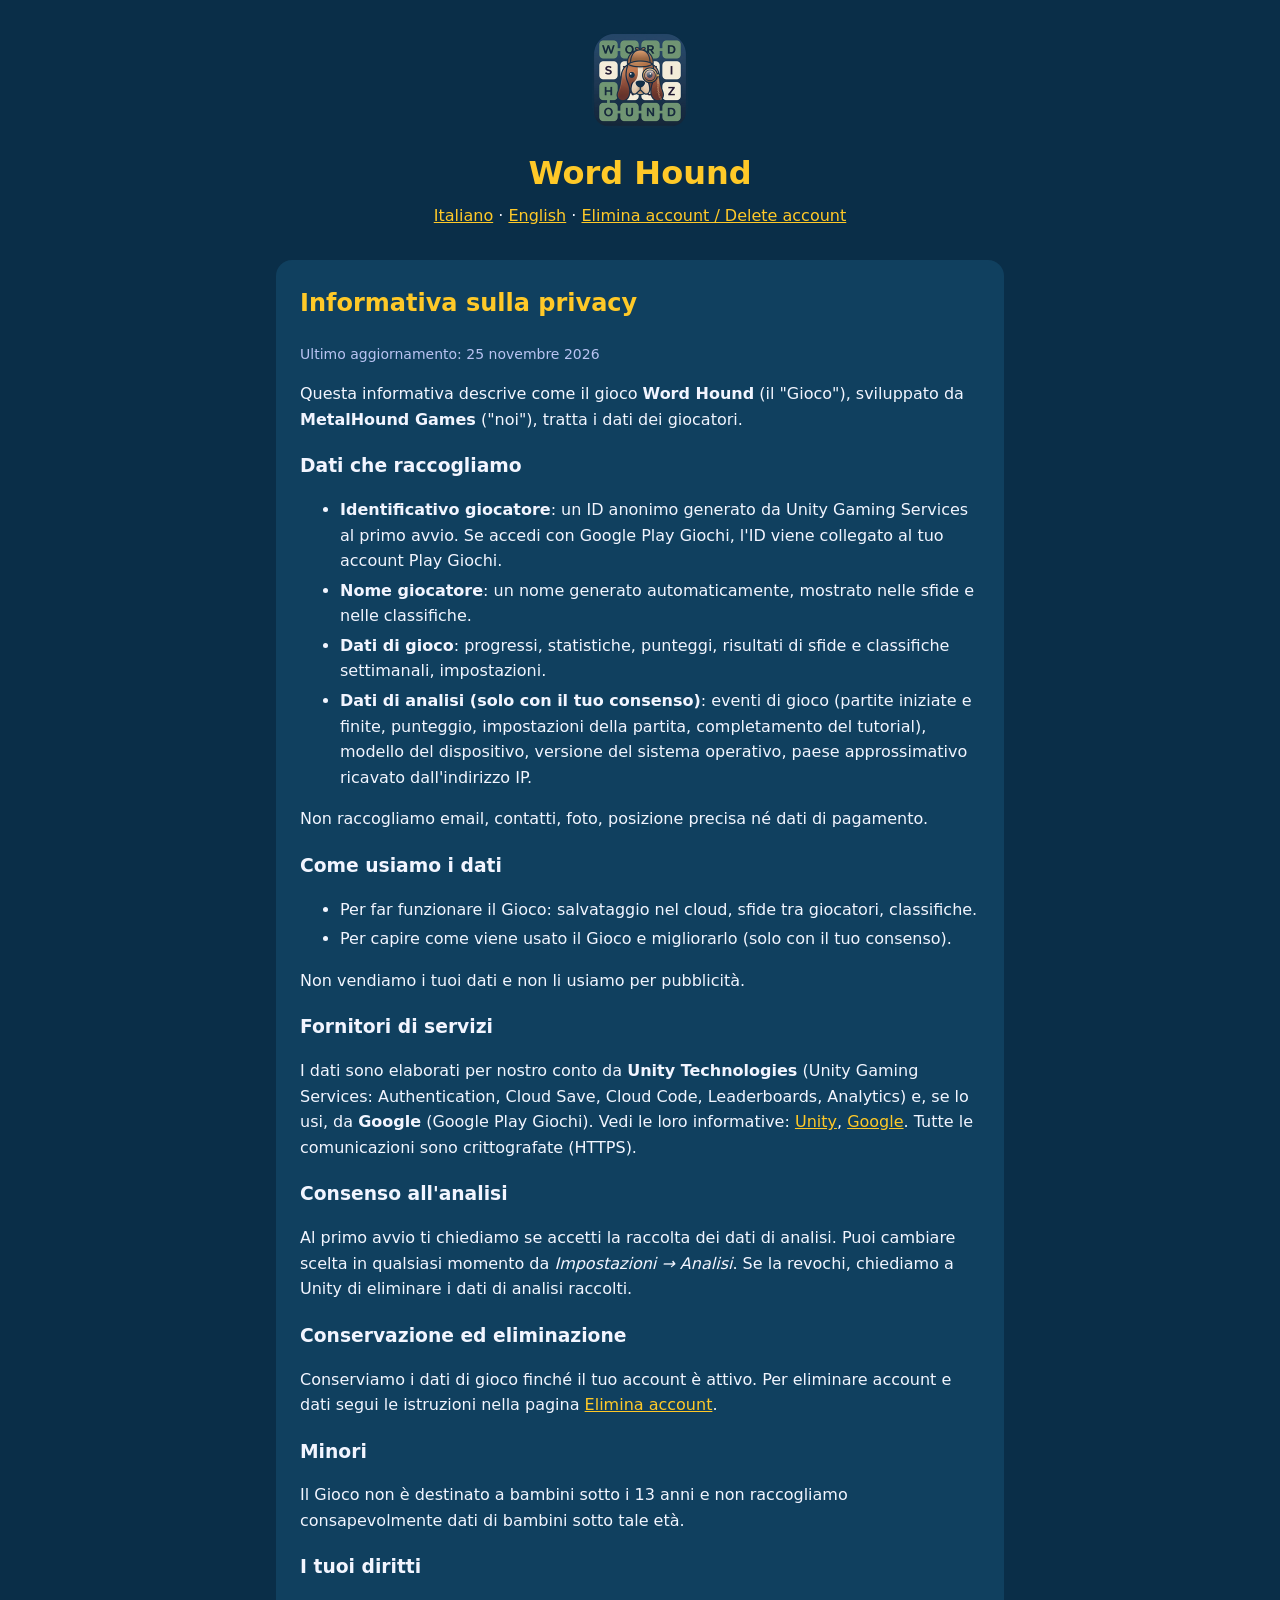
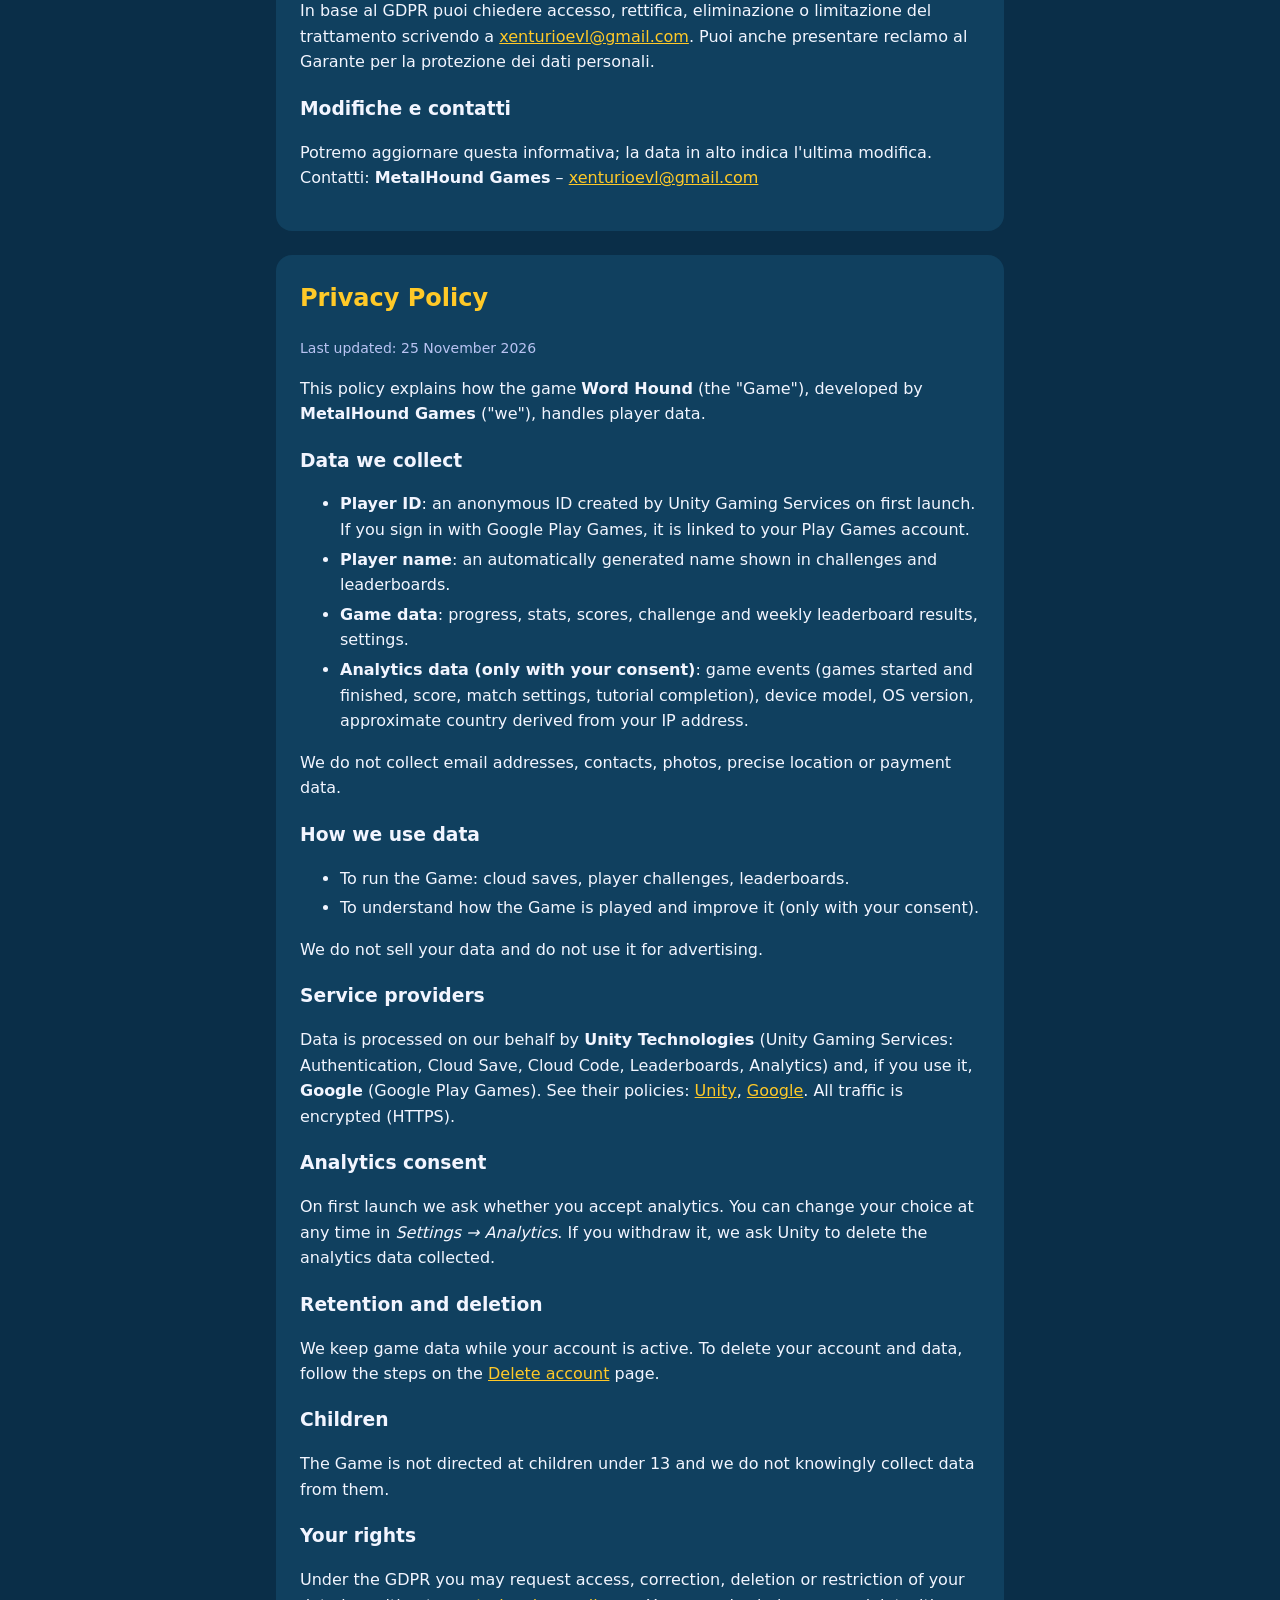
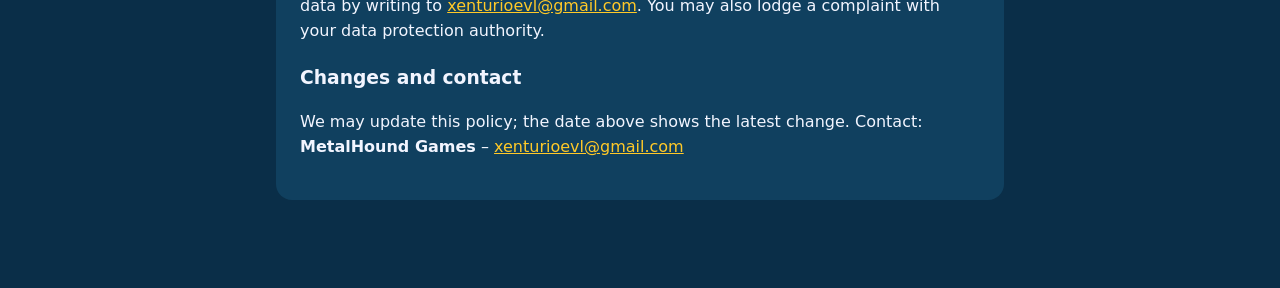
<file: policy-wh.html>
<!doctype html>
<html lang="it">
<head>
<meta charset="utf-8">
<meta name="viewport" content="width=device-width, initial-scale=1">
<title>Word Hound – Privacy Policy</title>
<link rel="stylesheet" href="style-wh.css">
</head>
<body>
<main>
<header>
  <img src="icon-wh.png" alt="Word Hound" width="96" height="96">
  <h1>Word Hound</h1>
  <nav><a href="#it">Italiano</a> · <a href="#en">English</a> · <a href="delete-account-wh.html">Elimina account / Delete account</a></nav>
</header>

<section id="it">
<h2>Informativa sulla privacy</h2>
<p class="muted">Ultimo aggiornamento: 25 novembre 2026</p>
<p>Questa informativa descrive come il gioco <strong>Word Hound</strong> (il "Gioco"), sviluppato da <strong>MetalHound Games</strong> ("noi"), tratta i dati dei giocatori.</p>

<h3>Dati che raccogliamo</h3>
<ul>
  <li><strong>Identificativo giocatore</strong>: un ID anonimo generato da Unity Gaming Services al primo avvio. Se accedi con Google Play Giochi, l'ID viene collegato al tuo account Play Giochi.</li>
  <li><strong>Nome giocatore</strong>: un nome generato automaticamente, mostrato nelle sfide e nelle classifiche.</li>
  <li><strong>Dati di gioco</strong>: progressi, statistiche, punteggi, risultati di sfide e classifiche settimanali, impostazioni.</li>
  <li><strong>Dati di analisi (solo con il tuo consenso)</strong>: eventi di gioco (partite iniziate e finite, punteggio, impostazioni della partita, completamento del tutorial), modello del dispositivo, versione del sistema operativo, paese approssimativo ricavato dall'indirizzo IP.</li>
</ul>
<p>Non raccogliamo email, contatti, foto, posizione precisa né dati di pagamento.</p>

<h3>Come usiamo i dati</h3>
<ul>
  <li>Per far funzionare il Gioco: salvataggio nel cloud, sfide tra giocatori, classifiche.</li>
  <li>Per capire come viene usato il Gioco e migliorarlo (solo con il tuo consenso).</li>
</ul>
<p>Non vendiamo i tuoi dati e non li usiamo per pubblicità.</p>

<h3>Fornitori di servizi</h3>
<p>I dati sono elaborati per nostro conto da <strong>Unity Technologies</strong> (Unity Gaming Services: Authentication, Cloud Save, Cloud Code, Leaderboards, Analytics) e, se lo usi, da <strong>Google</strong> (Google Play Giochi). Vedi le loro informative: <a href="https://unity.com/legal/privacy-policy">Unity</a>, <a href="https://policies.google.com/privacy">Google</a>. Tutte le comunicazioni sono crittografate (HTTPS).</p>

<h3>Consenso all'analisi</h3>
<p>Al primo avvio ti chiediamo se accetti la raccolta dei dati di analisi. Puoi cambiare scelta in qualsiasi momento da <em>Impostazioni → Analisi</em>. Se la revochi, chiediamo a Unity di eliminare i dati di analisi raccolti.</p>

<h3>Conservazione ed eliminazione</h3>
<p>Conserviamo i dati di gioco finché il tuo account è attivo. Per eliminare account e dati segui le istruzioni nella pagina <a href="delete-account-wh.html">Elimina account</a>.</p>

<h3>Minori</h3>
<p>Il Gioco non è destinato a bambini sotto i 13 anni e non raccogliamo consapevolmente dati di bambini sotto tale età.</p>

<h3>I tuoi diritti</h3>
<p>In base al GDPR puoi chiedere accesso, rettifica, eliminazione o limitazione del trattamento scrivendo a <a href="mailto:xenturioevl@gmail.com">xenturioevl@gmail.com</a>. Puoi anche presentare reclamo al Garante per la protezione dei dati personali.</p>

<h3>Modifiche e contatti</h3>
<p>Potremo aggiornare questa informativa; la data in alto indica l'ultima modifica. Contatti: <strong>MetalHound Games</strong> – <a href="mailto:xenturioevl@gmail.com">xenturioevl@gmail.com</a></p>
</section>

<section id="en">
<h2>Privacy Policy</h2>
<p class="muted">Last updated: 25 November 2026</p>
<p>This policy explains how the game <strong>Word Hound</strong> (the "Game"), developed by <strong>MetalHound Games</strong> ("we"), handles player data.</p>

<h3>Data we collect</h3>
<ul>
  <li><strong>Player ID</strong>: an anonymous ID created by Unity Gaming Services on first launch. If you sign in with Google Play Games, it is linked to your Play Games account.</li>
  <li><strong>Player name</strong>: an automatically generated name shown in challenges and leaderboards.</li>
  <li><strong>Game data</strong>: progress, stats, scores, challenge and weekly leaderboard results, settings.</li>
  <li><strong>Analytics data (only with your consent)</strong>: game events (games started and finished, score, match settings, tutorial completion), device model, OS version, approximate country derived from your IP address.</li>
</ul>
<p>We do not collect email addresses, contacts, photos, precise location or payment data.</p>

<h3>How we use data</h3>
<ul>
  <li>To run the Game: cloud saves, player challenges, leaderboards.</li>
  <li>To understand how the Game is played and improve it (only with your consent).</li>
</ul>
<p>We do not sell your data and do not use it for advertising.</p>

<h3>Service providers</h3>
<p>Data is processed on our behalf by <strong>Unity Technologies</strong> (Unity Gaming Services: Authentication, Cloud Save, Cloud Code, Leaderboards, Analytics) and, if you use it, <strong>Google</strong> (Google Play Games). See their policies: <a href="https://unity.com/legal/privacy-policy">Unity</a>, <a href="https://policies.google.com/privacy">Google</a>. All traffic is encrypted (HTTPS).</p>

<h3>Analytics consent</h3>
<p>On first launch we ask whether you accept analytics. You can change your choice at any time in <em>Settings → Analytics</em>. If you withdraw it, we ask Unity to delete the analytics data collected.</p>

<h3>Retention and deletion</h3>
<p>We keep game data while your account is active. To delete your account and data, follow the steps on the <a href="delete-account-wh.html">Delete account</a> page.</p>

<h3>Children</h3>
<p>The Game is not directed at children under 13 and we do not knowingly collect data from them.</p>

<h3>Your rights</h3>
<p>Under the GDPR you may request access, correction, deletion or restriction of your data by writing to <a href="mailto:xenturioevl@gmail.com">xenturioevl@gmail.com</a>. You may also lodge a complaint with your data protection authority.</p>

<h3>Changes and contact</h3>
<p>We may update this policy; the date above shows the latest change. Contact: <strong>MetalHound Games</strong> – <a href="mailto:xenturioevl@gmail.com">xenturioevl@gmail.com</a></p>
</section>
</main>
</body>
</html>
</file>
<file: style-wh.css>
:root { --bg: #0a2e48; --card: #10405f; --text: #f2f5ff; --muted: #b9c3f2; --accent: #ffc928; }
* { box-sizing: border-box; }
body { margin: 0; background: var(--bg); color: var(--text); font: 16px/1.6 system-ui, -apple-system, "Segoe UI", Roboto, sans-serif; }
main { max-width: 760px; margin: 0 auto; padding: 32px 16px 64px; }
header { text-align: center; margin-bottom: 32px; }
header img { border-radius: 20px; }
h1 { margin: 12px 0 4px; color: var(--accent); }
h2 { color: var(--accent); margin-top: 0; }
h3 { margin-bottom: 4px; }
section { background: var(--card); border-radius: 16px; padding: 24px; margin-bottom: 24px; }
a { color: var(--accent); }
.muted { color: var(--muted); font-size: 14px; }
li { margin-bottom: 4px; }
</file>
<file: style.css>
:root { --bg: #0a2e48; --card: #10405f; --text: #f2f5ff; --muted: #b9c3f2; --accent: #ffc928; }
* { box-sizing: border-box; }
body { margin: 0; background: var(--bg); color: var(--text); font: 16px/1.6 system-ui, -apple-system, "Segoe UI", Roboto, sans-serif; }
main { max-width: 760px; margin: 0 auto; padding: 32px 16px 64px; }
header { text-align: center; margin-bottom: 32px; }
header img { border-radius: 20px; }
h1 { margin: 12px 0 4px; color: var(--accent); }
h2 { color: var(--accent); margin-top: 0; }
h3 { margin-bottom: 4px; }
section { background: var(--card); border-radius: 16px; padding: 24px; margin-bottom: 24px; }
a { color: var(--accent); }
.muted { color: var(--muted); font-size: 14px; }
li { margin-bottom: 4px; }
</file>
